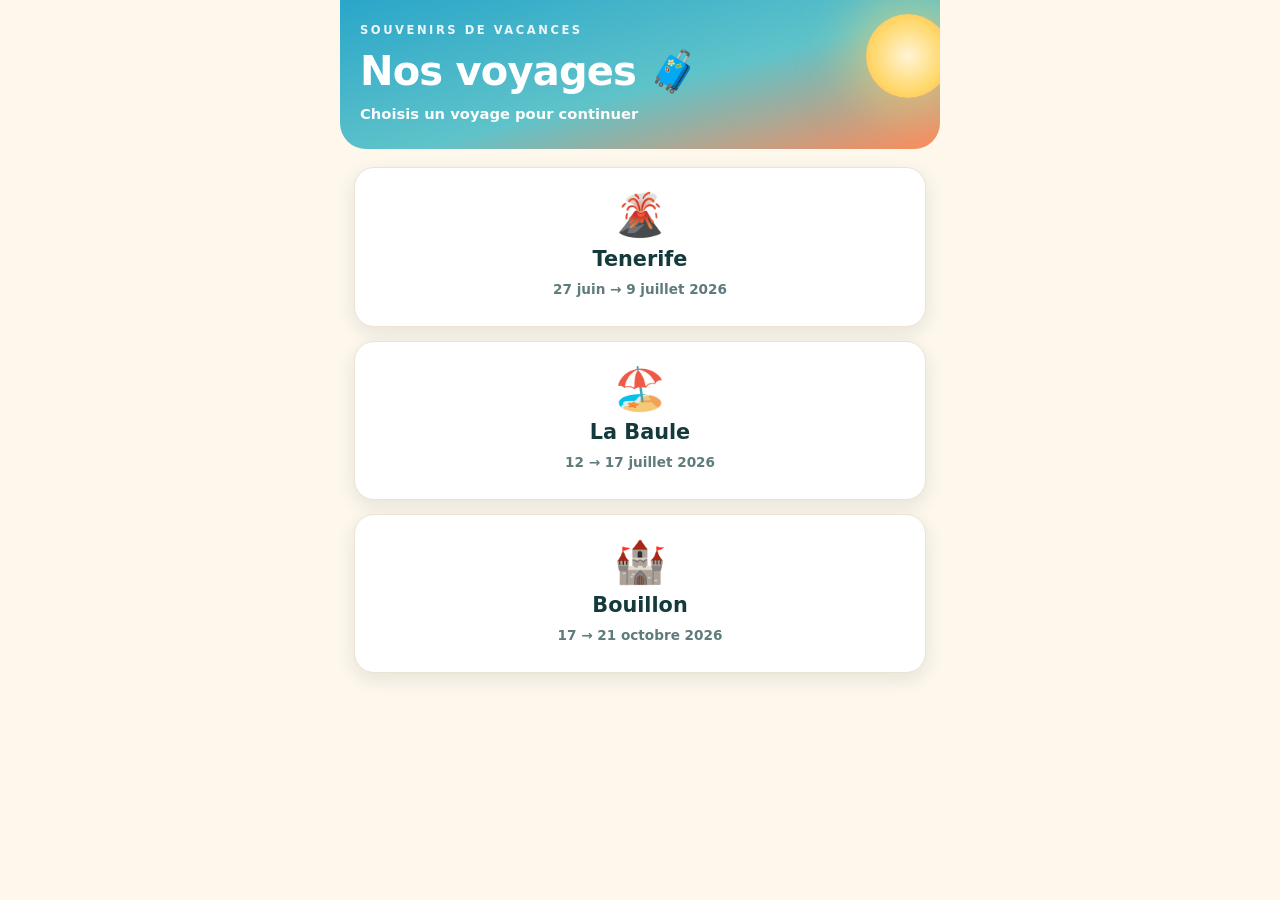
<file: site/index.html>
<!DOCTYPE html>
<html lang="fr">
<head>
<meta charset="UTF-8">
<meta name="viewport" content="width=device-width, initial-scale=1.0, viewport-fit=cover">
<title>Souvenirs de Vacances</title>
<meta name="description" content="Les souvenirs de vacances de la famille — choisis un voyage.">
<meta name="theme-color" content="#2AA6C9">
<link rel="manifest" href="manifest.webmanifest">
<meta name="apple-mobile-web-app-capable" content="yes">
<meta name="mobile-web-app-capable" content="yes">
<meta name="apple-mobile-web-app-status-bar-style" content="black-translucent">
<meta name="apple-mobile-web-app-title" content="Souvenirs">
<link rel="apple-touch-icon" href="icons/icon-180.png">
<link rel="icon" type="image/png" href="icons/icon-192.png">
<link rel="stylesheet" href="styles.css">
<script>
if("serviceWorker" in navigator){navigator.serviceWorker.getRegistrations().then(function(r){r.forEach(function(reg){reg.unregister()})});if(typeof caches!=="undefined"){caches.keys().then(function(k){k.forEach(function(n){caches.delete(n)})})}}
</script>
</head>
<body>
<div class="app">

  <header class="top">
    <div class="sun"></div>
    <div class="eyebrow">Souvenirs de Vacances</div>
    <h1>Nos voyages 🧳</h1>
    <div class="sub">Choisis un voyage pour continuer</div>
  </header>

  <div class="trip-picker">
    <a class="trip-card" href="tenerife/index.html">
      <span class="tc-emoji">🌋</span>
      <span class="tc-title">Tenerife</span>
      <span class="tc-dates">27 juin → 9 juillet 2026</span>
    </a>
    <a class="trip-card" href="labaule/index.html">
      <span class="tc-emoji">🏖️</span>
      <span class="tc-title">La Baule</span>
      <span class="tc-dates">12 → 17 juillet 2026</span>
    </a>
    <a class="trip-card" href="bouillon/index.html">
      <span class="tc-emoji">🏰</span>
      <span class="tc-title">Bouillon</span>
      <span class="tc-dates">17 → 21 octobre 2026</span>
    </a>
  </div>

</div>
</body>
</html>
</file>
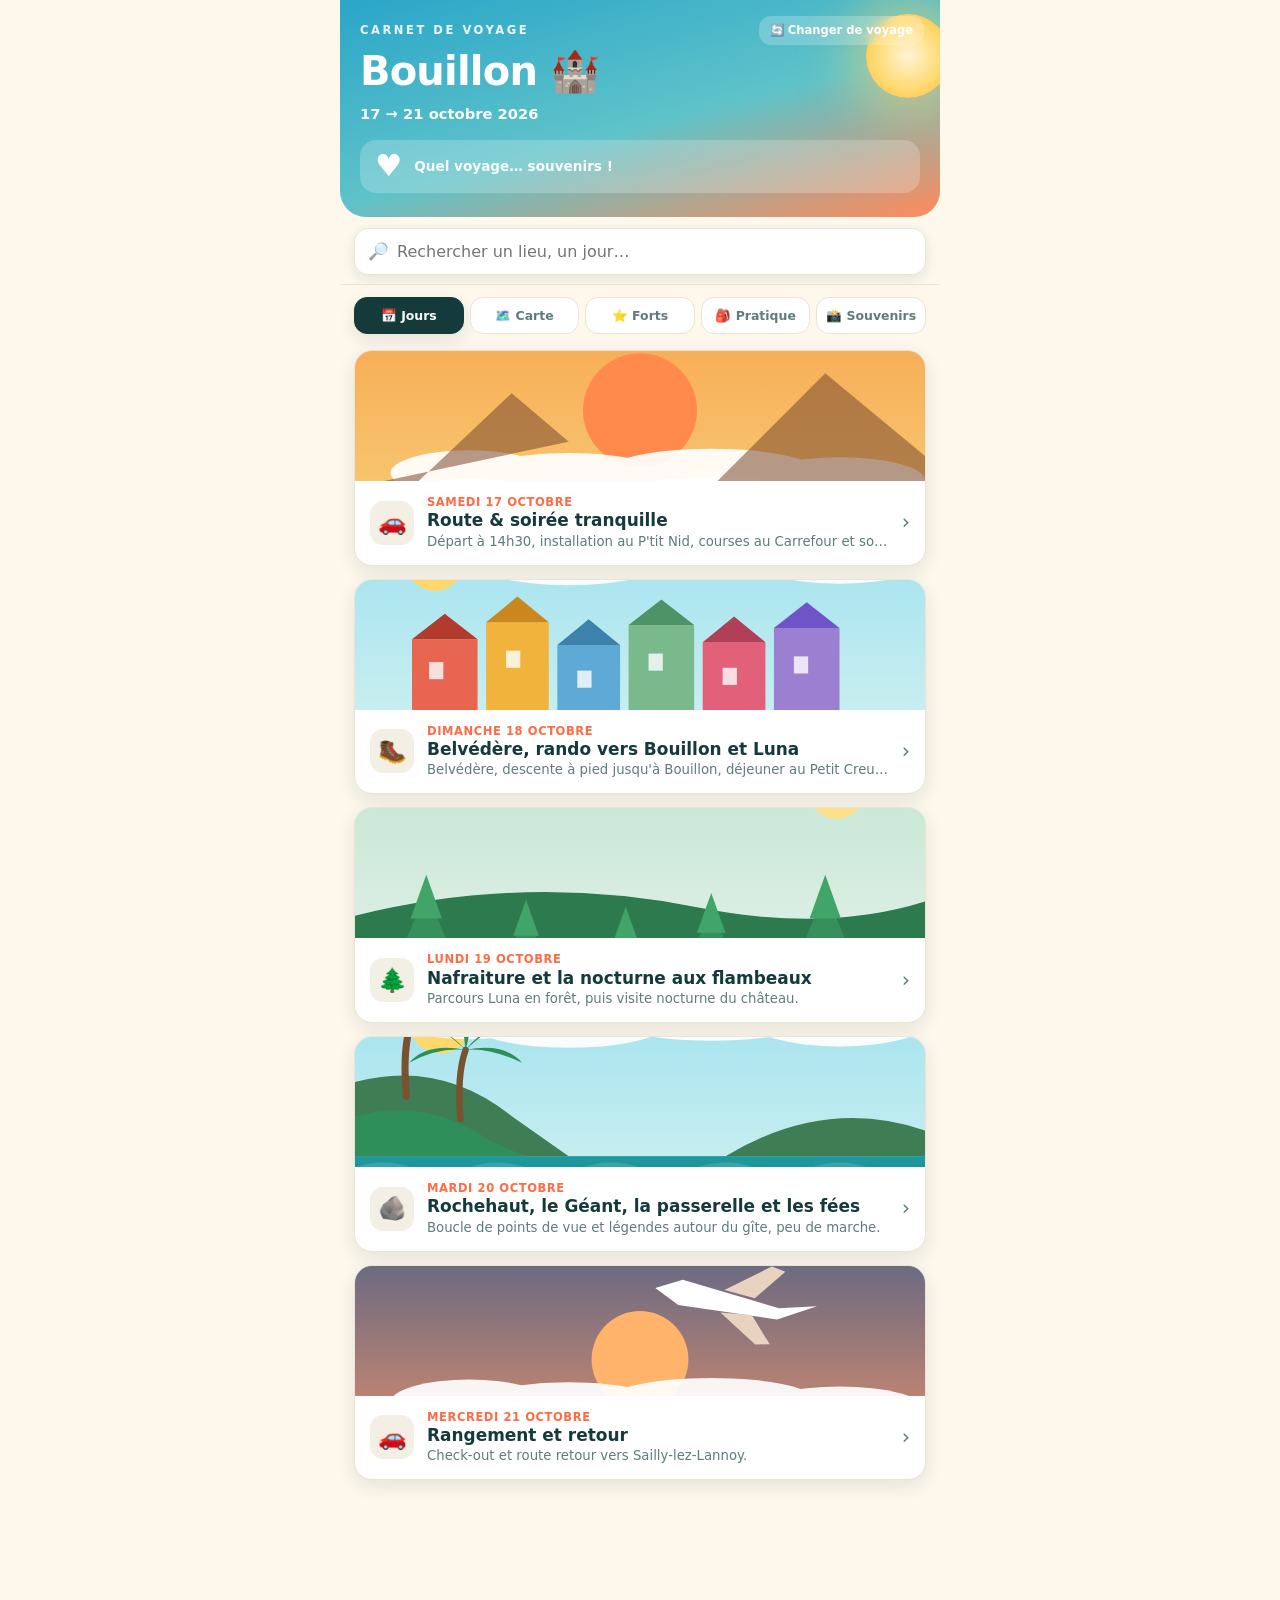
<file: site/bouillon/index.html>
<!DOCTYPE html>
<html lang="fr">
<head>
<meta charset="UTF-8">
<meta name="viewport" content="width=device-width, initial-scale=1.0, viewport-fit=cover">
<title>Bouillon 2026 — Souvenirs de Vacances</title>
<meta name="description" content="Le programme et les souvenirs de nos vacances à Bouillon.">
<meta name="theme-color" content="#2AA6C9">
<link rel="manifest" href="../manifest.webmanifest">
<meta name="apple-mobile-web-app-capable" content="yes">
<meta name="mobile-web-app-capable" content="yes">
<meta name="apple-mobile-web-app-status-bar-style" content="black-translucent">
<meta name="apple-mobile-web-app-title" content="Bouillon">
<link rel="apple-touch-icon" href="../icons/icon-180.png">
<link rel="icon" type="image/png" href="../icons/icon-192.png">
<link rel="stylesheet" href="../styles.css">
<script>
if("serviceWorker" in navigator){navigator.serviceWorker.getRegistrations().then(function(r){r.forEach(function(reg){reg.unregister()})});if(typeof caches!=="undefined"){caches.keys().then(function(k){k.forEach(function(n){caches.delete(n)})})}}
</script>
</head>
<body>
<div class="app">

  <header class="top">
    <div class="sun"></div>
    <a class="switch-trip" href="../index.html">🔄 Changer de voyage</a>
    <div class="eyebrow">Carnet de voyage</div>
    <h1>Bouillon 🏰</h1>
    <div class="sub" id="subtitle">17 → 21 octobre 2026</div>
    <div class="countdown"><div class="big" id="cd-num">–</div><div class="lab" id="cd-lab">…</div></div>
  </header>

  <div class="searchbar">
    <div class="field"><span class="ico">🔎</span>
      <input id="search" type="search" placeholder="Rechercher un lieu, un jour…" autocomplete="off" autocapitalize="off">
    </div>
    <div class="results" id="results"></div>
  </div>

  <nav class="tabs">
    <button class="tab active" data-v="jours">📅 Jours</button>
    <button class="tab" data-v="carte">🗺️ Carte</button>
    <button class="tab" data-v="forts">⭐ Forts</button>
    <button class="tab" data-v="pratique">🎒 Pratique</button>
    <button class="tab" data-v="souvenirs">📸 Souvenirs</button>
  </nav>

  <section class="view active" id="v-jours"></section>
  <section class="view" id="v-carte"></section>
  <section class="view" id="v-forts"></section>
  <section class="view" id="v-pratique"></section>
  <section class="view" id="v-souvenirs"></section>

</div>

<script src="data.js?v=1"></script>
<script src="../app.js?v=10"></script>
</body>
</html>
</file>
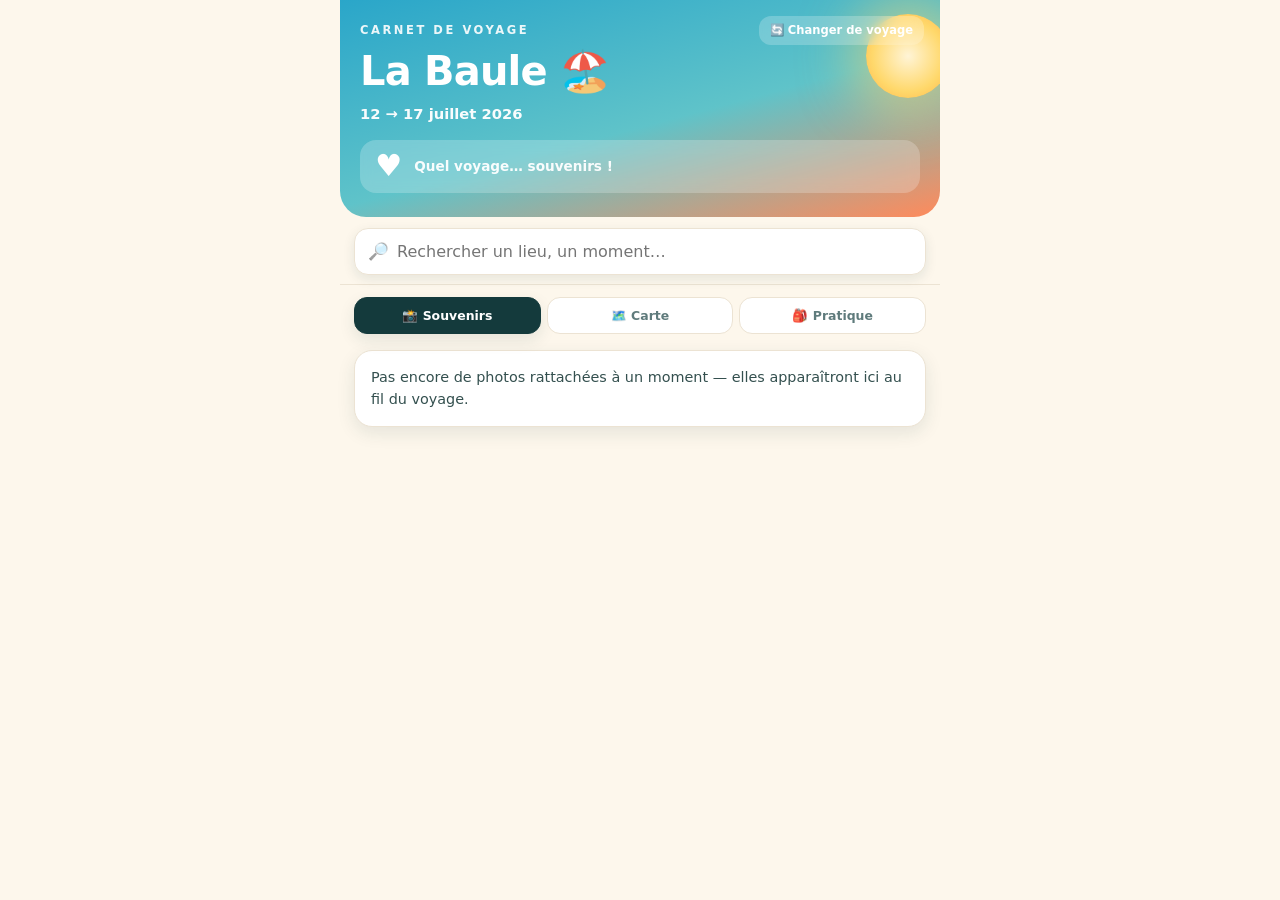
<file: site/labaule/index.html>
<!DOCTYPE html>
<html lang="fr">
<head>
<meta charset="UTF-8">
<meta name="viewport" content="width=device-width, initial-scale=1.0, viewport-fit=cover">
<title>La Baule 2026 — Souvenirs de Vacances</title>
<meta name="description" content="Les souvenirs de nos vacances à La Baule.">
<meta name="theme-color" content="#2AA6C9">
<link rel="manifest" href="../manifest.webmanifest">
<meta name="apple-mobile-web-app-capable" content="yes">
<meta name="mobile-web-app-capable" content="yes">
<meta name="apple-mobile-web-app-status-bar-style" content="black-translucent">
<meta name="apple-mobile-web-app-title" content="La Baule">
<link rel="apple-touch-icon" href="../icons/icon-180.png">
<link rel="icon" type="image/png" href="../icons/icon-192.png">
<link rel="stylesheet" href="../styles.css">
<script>
if("serviceWorker" in navigator){navigator.serviceWorker.getRegistrations().then(function(r){r.forEach(function(reg){reg.unregister()})});if(typeof caches!=="undefined"){caches.keys().then(function(k){k.forEach(function(n){caches.delete(n)})})}}
</script>
</head>
<body>
<div class="app">

  <header class="top">
    <div class="sun"></div>
    <a class="switch-trip" href="../index.html">🔄 Changer de voyage</a>
    <div class="eyebrow">Carnet de voyage</div>
    <h1>La Baule 🏖️</h1>
    <div class="sub" id="subtitle">12 → 17 juillet 2026</div>
    <div class="countdown"><div class="big" id="cd-num">–</div><div class="lab" id="cd-lab">…</div></div>
  </header>

  <div class="searchbar">
    <div class="field"><span class="ico">🔎</span>
      <input id="search" type="search" placeholder="Rechercher un lieu, un moment…" autocomplete="off" autocapitalize="off">
    </div>
    <div class="results" id="results"></div>
  </div>

  <nav class="tabs">
    <button class="tab active" data-v="souvenirs">📸 Souvenirs</button>
    <button class="tab" data-v="carte">🗺️ Carte</button>
    <button class="tab" data-v="pratique">🎒 Pratique</button>
  </nav>

  <section class="view active" id="v-souvenirs"></section>
  <section class="view" id="v-carte"></section>
  <section class="view" id="v-pratique"></section>

</div>

<script src="data.js?v=2"></script>
<script src="../app.js?v=10"></script>
</body>
</html>
</file>
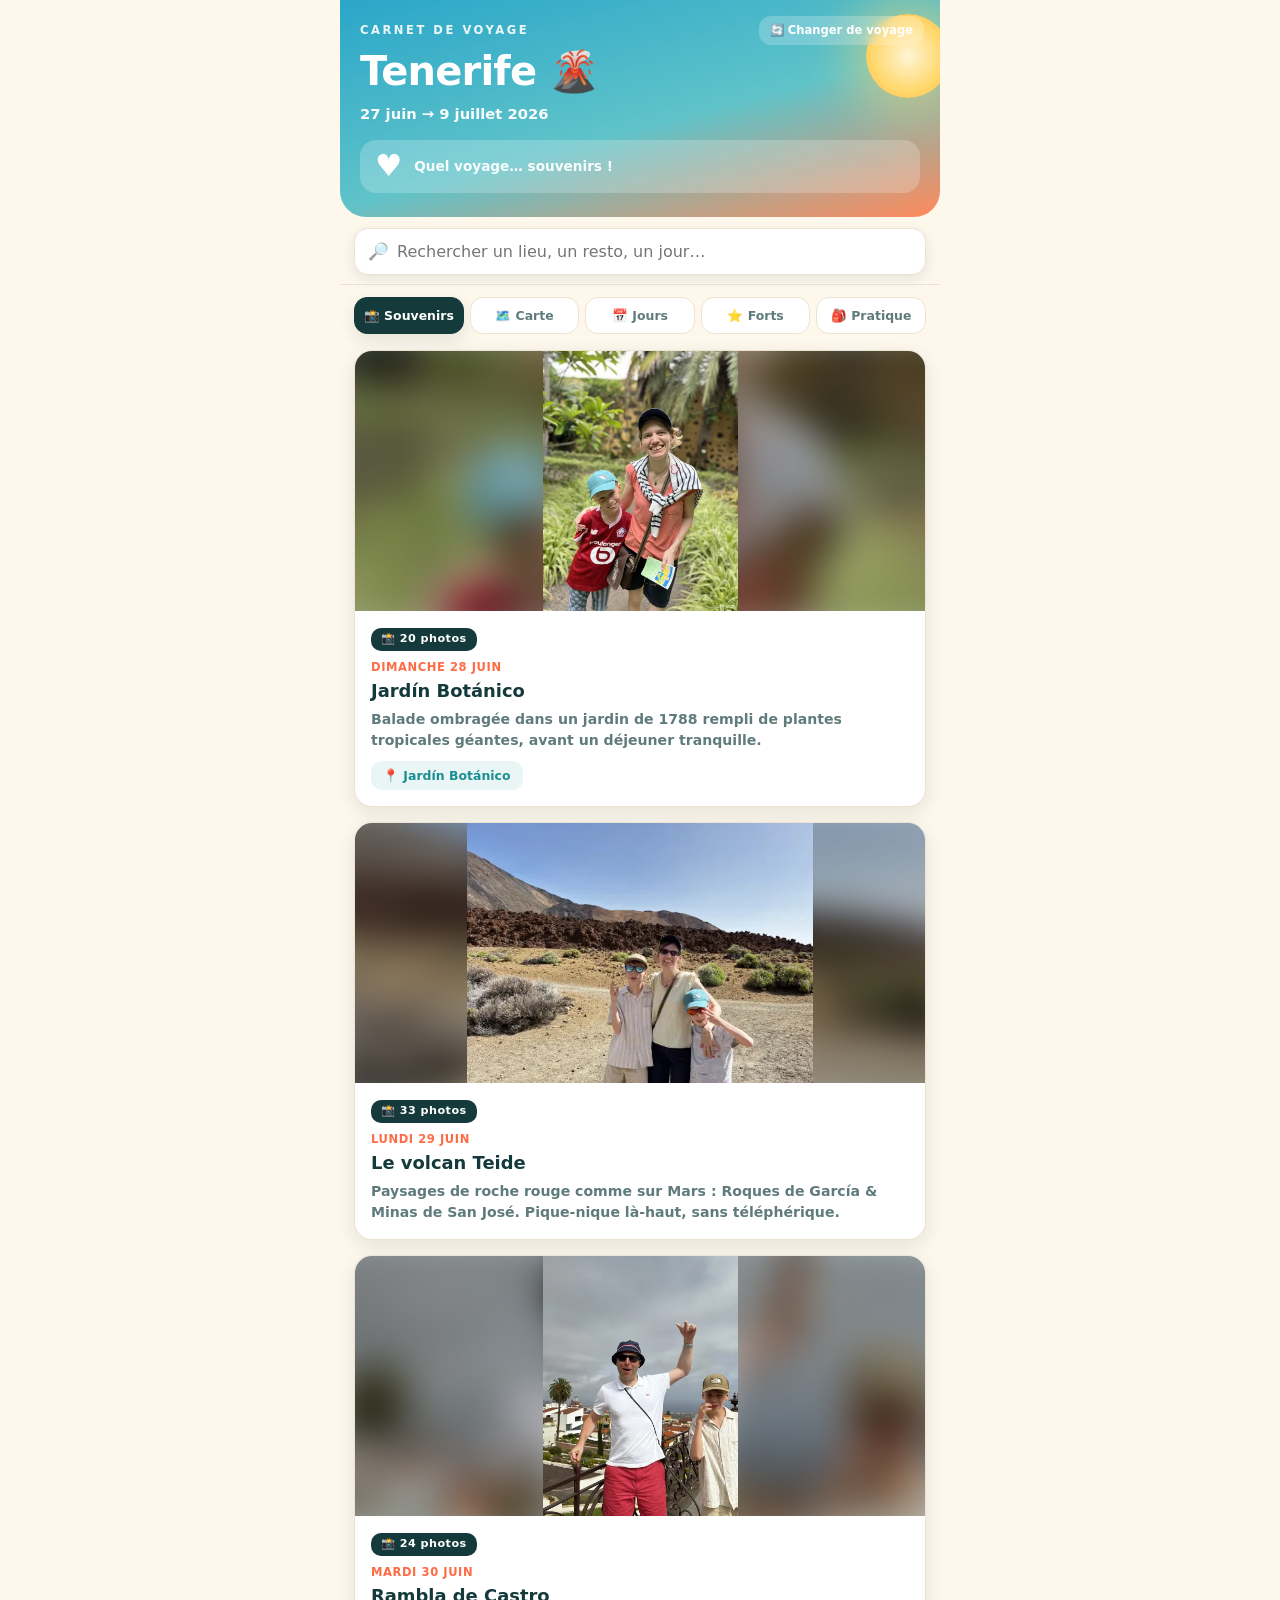
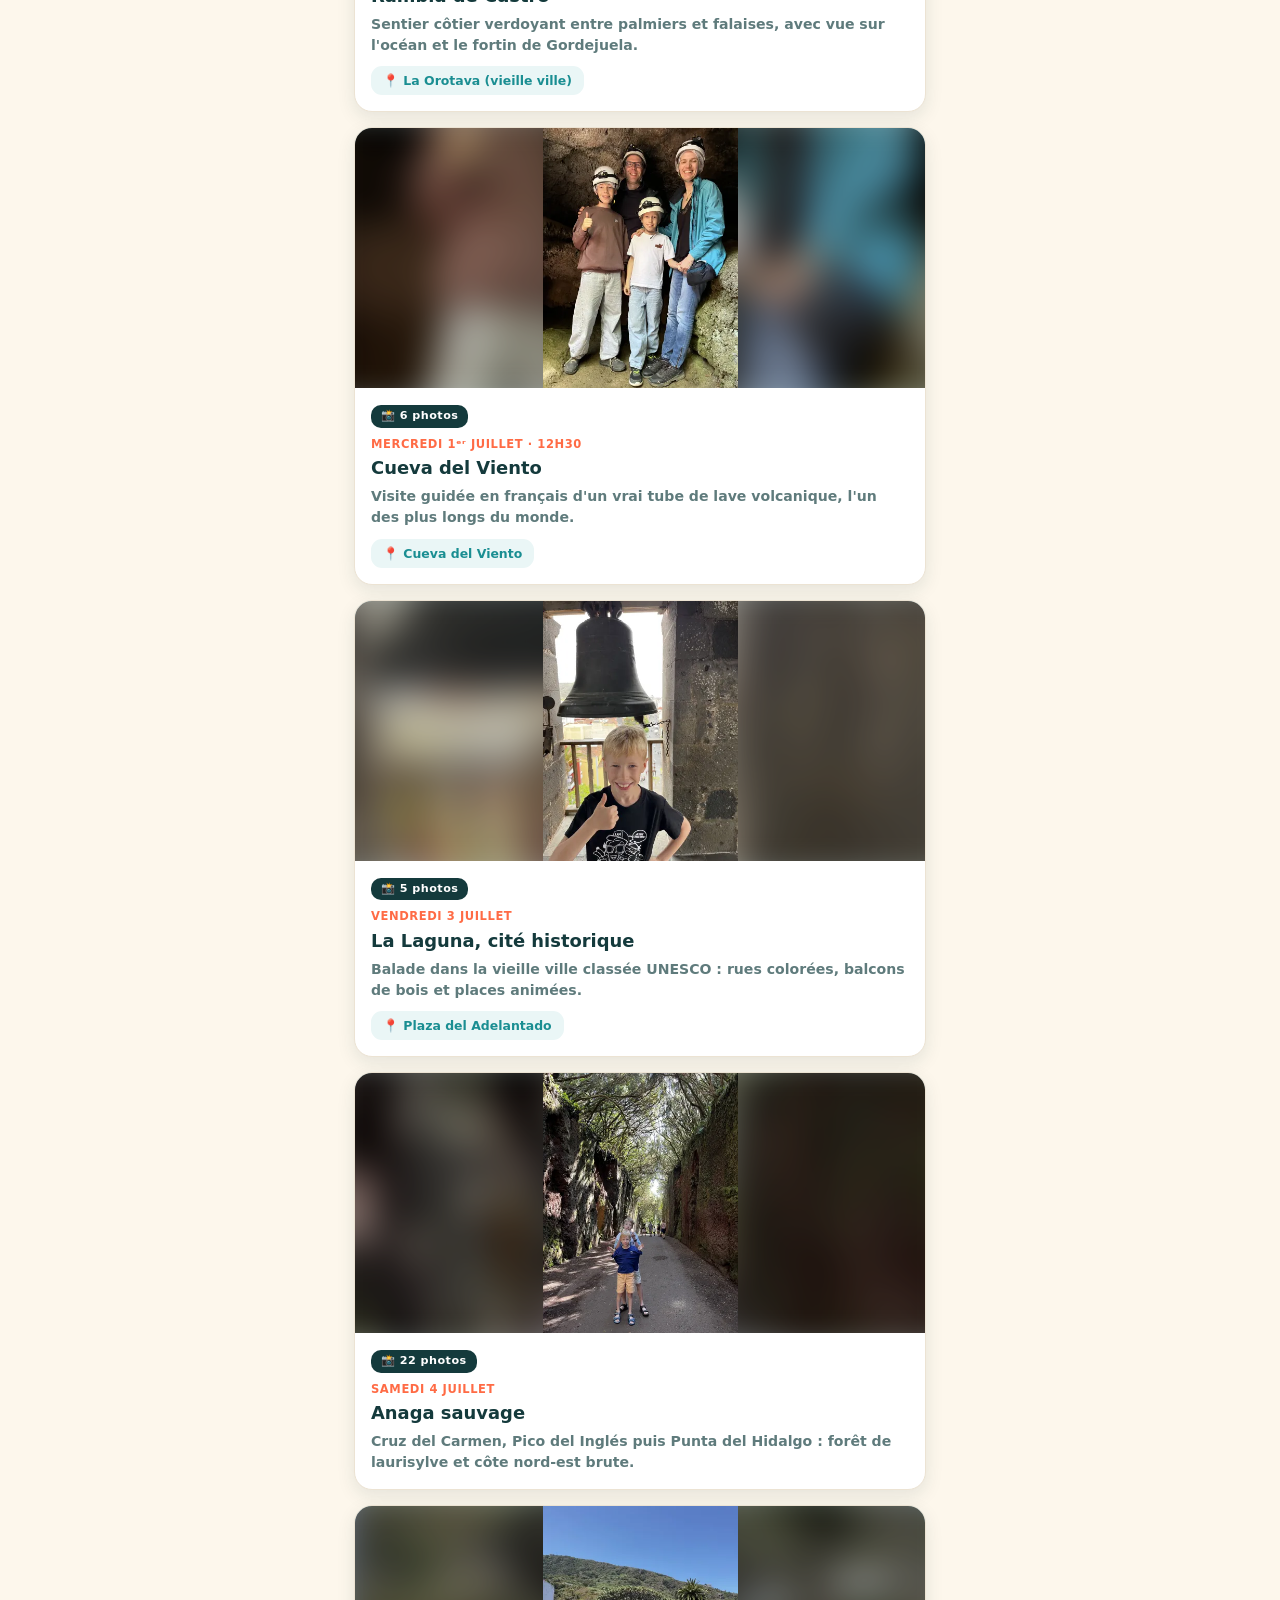
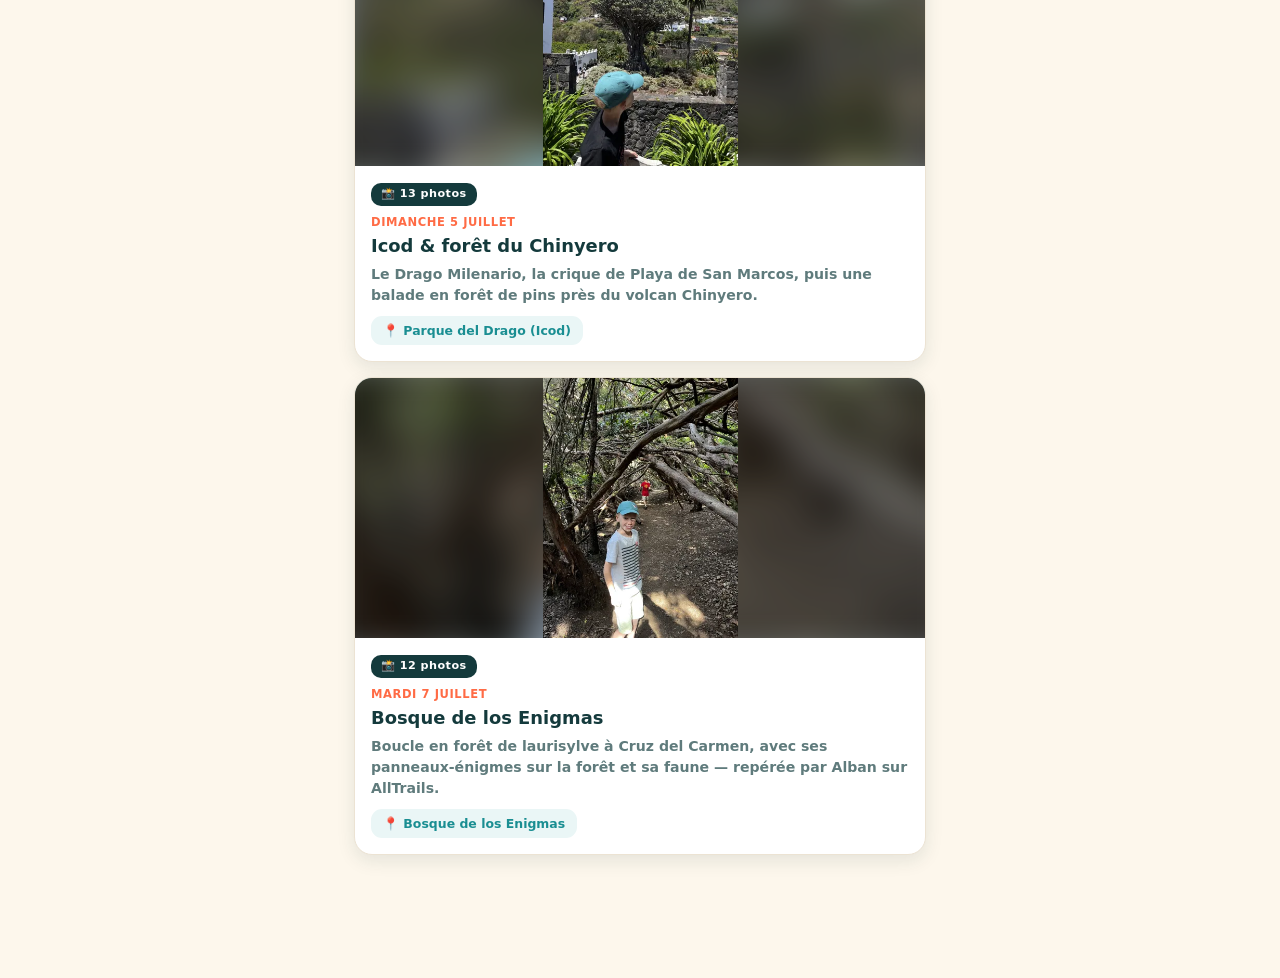
<file: site/tenerife/index.html>
<!DOCTYPE html>
<html lang="fr">
<head>
<meta charset="UTF-8">
<meta name="viewport" content="width=device-width, initial-scale=1.0, viewport-fit=cover">
<title>Tenerife 2026 — Souvenirs de Vacances</title>
<meta name="description" content="Le programme et les souvenirs de nos vacances à Tenerife.">
<meta name="theme-color" content="#2AA6C9">
<link rel="manifest" href="../manifest.webmanifest">
<meta name="apple-mobile-web-app-capable" content="yes">
<meta name="mobile-web-app-capable" content="yes">
<meta name="apple-mobile-web-app-status-bar-style" content="black-translucent">
<meta name="apple-mobile-web-app-title" content="Tenerife">
<link rel="apple-touch-icon" href="../icons/icon-180.png">
<link rel="icon" type="image/png" href="../icons/icon-192.png">
<link rel="stylesheet" href="../styles.css">
<script>
if("serviceWorker" in navigator){navigator.serviceWorker.getRegistrations().then(function(r){r.forEach(function(reg){reg.unregister()})});if(typeof caches!=="undefined"){caches.keys().then(function(k){k.forEach(function(n){caches.delete(n)})})}}
</script>
</head>
<body>
<div class="app">

  <header class="top">
    <div class="sun"></div>
    <a class="switch-trip" href="../index.html">🔄 Changer de voyage</a>
    <div class="eyebrow">Carnet de voyage</div>
    <h1>Tenerife 🌋</h1>
    <div class="sub" id="subtitle">27 juin → 9 juillet 2026</div>
    <div class="countdown"><div class="big" id="cd-num">–</div><div class="lab" id="cd-lab">…</div></div>
  </header>

  <div class="searchbar">
    <div class="field"><span class="ico">🔎</span>
      <input id="search" type="search" placeholder="Rechercher un lieu, un resto, un jour…" autocomplete="off" autocapitalize="off">
    </div>
    <div class="results" id="results"></div>
  </div>

  <nav class="tabs">
    <button class="tab active" data-v="souvenirs">📸 Souvenirs</button>
    <button class="tab" data-v="carte">🗺️ Carte</button>
    <button class="tab" data-v="jours">📅 Jours</button>
    <button class="tab" data-v="forts">⭐ Forts</button>
    <button class="tab" data-v="pratique">🎒 Pratique</button>
  </nav>

  <section class="view active" id="v-souvenirs"></section>
  <section class="view" id="v-carte"></section>
  <section class="view" id="v-jours"></section>
  <section class="view" id="v-forts"></section>
  <section class="view" id="v-pratique"></section>

</div>

<script src="data.js?v=10"></script>
<script src="../app.js?v=10"></script>
</body>
</html>
</file>
<file: site/styles.css>
:root{
  --sand:#FDF7EC; --card:#FFFFFF; --ink:#143A3C; --muted:#5F7B7C;
  --teal:#1A8E92; --coral:#FF6B45; --gold:#F4A93B; --palm:#2F8F5B;
  --line:#ECE3D3; --shadow:rgba(20,58,60,.10);
  --st:env(safe-area-inset-top,0px); --sb:env(safe-area-inset-bottom,0px);
}
*{box-sizing:border-box;margin:0;padding:0;-webkit-tap-highlight-color:transparent}
html,body{background:var(--sand);color:var(--ink);
  font-family:-apple-system,BlinkMacSystemFont,"Segoe UI",Roboto,system-ui,sans-serif;
  line-height:1.5;-webkit-font-smoothing:antialiased;-webkit-text-size-adjust:100%}
body{padding-bottom:calc(80px + var(--sb))}
.app{max-width:600px;margin:0 auto}
img{display:block;max-width:100%}

/* header */
.top{background:linear-gradient(165deg,#2AA6C9,#5FC3C9 55%,#FF8A5B);color:#fff;
  padding:calc(var(--st) + 22px) 20px 24px;border-radius:0 0 26px 26px;position:relative;overflow:hidden}
.top .sun{position:absolute;top:14px;right:-10px;width:84px;height:84px;border-radius:50%;
  background:radial-gradient(circle,#FFF4D6,#FFD86B 60%,#FFB347);box-shadow:0 0 50px 16px rgba(255,216,107,.5)}
.top .eyebrow{font-size:.72rem;font-weight:800;letter-spacing:.22em;text-transform:uppercase;opacity:.9}
.top h1{font-size:2.5rem;font-weight:800;letter-spacing:-.02em;margin:2px 0}
.top .sub{font-weight:700;opacity:.97;font-size:.92rem}
.countdown{margin-top:15px;background:rgba(255,255,255,.22);-webkit-backdrop-filter:blur(6px);backdrop-filter:blur(6px);
  border-radius:16px;padding:11px 15px;display:flex;align-items:center;gap:12px}
.countdown .big{font-size:1.9rem;font-weight:800;line-height:1}
.countdown .lab{font-size:.85rem;font-weight:700;opacity:.95}
.switch-trip{position:absolute;top:calc(var(--st) + 16px);right:16px;z-index:1;
  background:rgba(255,255,255,.22);-webkit-backdrop-filter:blur(6px);backdrop-filter:blur(6px);
  color:#fff;text-decoration:none;font-size:.72rem;font-weight:800;padding:6px 11px;border-radius:12px}

/* sélecteur de voyage (page d'accueil) */
.trip-picker{padding:18px 14px 28px;display:flex;flex-direction:column;gap:14px}
.trip-card{display:flex;flex-direction:column;align-items:center;gap:4px;text-align:center;
  background:var(--card);border:1px solid var(--line);border-radius:20px;padding:26px 18px;
  text-decoration:none;color:var(--ink);box-shadow:0 6px 18px var(--shadow)}
.trip-card:active{background:#F3EFE4}
.tc-emoji{font-size:2.6rem;line-height:1}
.tc-title{font-size:1.3rem;font-weight:800;margin-top:4px}
.tc-dates{font-size:.85rem;font-weight:700;color:var(--muted)}

/* search */
.searchbar{position:sticky;top:0;z-index:20;background:rgba(253,247,236,.95);-webkit-backdrop-filter:blur(10px);backdrop-filter:blur(10px);
  padding:11px 14px 9px;border-bottom:1px solid var(--line)}
.searchbar .field{display:flex;align-items:center;gap:8px;background:var(--card);border:1px solid var(--line);
  border-radius:14px;padding:10px 13px;box-shadow:0 4px 12px var(--shadow)}
.searchbar input{border:none;outline:none;flex:1;font-size:1rem;background:transparent;color:var(--ink);font-family:inherit}
.searchbar .ico{font-size:1.05rem;opacity:.6}
.results{display:none;margin-top:8px;background:var(--card);border:1px solid var(--line);border-radius:14px;
  overflow:hidden;box-shadow:0 8px 22px var(--shadow);max-height:50vh;overflow-y:auto}
.results.show{display:block}
.ritem{display:block;width:100%;text-align:left;background:none;border:none;border-bottom:1px solid var(--line);
  padding:11px 13px;font-size:.92rem;font-weight:600;color:var(--ink);cursor:pointer;font-family:inherit}
.ritem:last-child{border-bottom:none}
.rtag{display:inline-block;font-size:.66rem;font-weight:800;text-transform:uppercase;letter-spacing:.05em;
  color:#fff;background:var(--teal);padding:2px 7px;border-radius:10px;margin-right:6px}
.rnone{padding:13px;color:var(--muted);font-weight:600;font-size:.9rem}

/* tabs */
.tabs{display:flex;gap:6px;padding:12px 14px 4px}
.tab{flex:1;text-align:center;padding:10px 2px;border-radius:13px;font-weight:800;font-size:.78rem;
  color:var(--muted);background:var(--card);border:1px solid var(--line);cursor:pointer;font-family:inherit}
.tab.active{background:var(--ink);color:#fff;border-color:var(--ink);box-shadow:0 6px 16px var(--shadow)}

.view{padding:12px 14px 28px;display:none}
.view.active{display:block;animation:fade .3s ease}
@keyframes fade{from{opacity:0;transform:translateY(8px)}to{opacity:1;transform:none}}

/* day cards */
.day{background:var(--card);border:1px solid var(--line);border-radius:18px;margin-bottom:13px;
  box-shadow:0 6px 18px var(--shadow);overflow:hidden;scroll-margin-top:74px}
.illu{height:130px;overflow:hidden;background:#cfeaee}
.illu svg,.illu img{width:100%;height:130px;object-fit:cover}
.dhead{display:flex;align-items:center;gap:13px;padding:13px 15px;cursor:pointer}
.demoji{width:44px;height:44px;flex:0 0 44px;border-radius:13px;display:flex;align-items:center;justify-content:center;
  font-size:1.45rem;background:#F3EFE4}
.dinfo{flex:1;min-width:0}
.dmeta{font-size:.72rem;font-weight:800;letter-spacing:.05em;text-transform:uppercase;color:var(--coral)}
.dtitle{font-size:1.06rem;font-weight:800;line-height:1.15}
.dsum{font-size:.83rem;color:var(--muted);margin-top:1px;overflow:hidden;text-overflow:ellipsis;white-space:nowrap}
.chev{flex:0 0 auto;color:var(--muted);font-size:1.3rem;transition:transform .25s}
.day.open .chev{transform:rotate(90deg)}
.dbody{max-height:0;overflow:hidden;transition:max-height .45s ease}
.day.open .dbody{max-height:3000px}
.dbody-inner{padding:0 15px 16px}
.dobj{font-size:.92rem;color:#34504f;font-weight:600;background:#F3EFE4;border-radius:12px;padding:9px 12px;margin:2px 0 12px}
.badge-resa{display:inline-flex;align-items:center;gap:6px;background:#FFE2D8;color:#C53A1A;
  font-weight:800;font-size:.78rem;padding:6px 11px;border-radius:20px;margin-bottom:12px}
.sched{border-left:2px dashed var(--teal);margin:4px 0 2px 6px;padding-left:14px}
.slot{position:relative;padding:0 0 11px}
.slot::before{content:"";position:absolute;left:-21px;top:5px;width:9px;height:9px;border-radius:50%;background:var(--teal);border:2px solid #fff}
.slot .t{font-weight:800;font-size:.78rem;color:var(--teal)}
.slot .x{font-size:.92rem}
.slot .xi{font-size:.8rem;color:#5b7c79;font-style:italic;line-height:1.35;max-height:0;overflow:hidden;transition:max-height .3s ease,margin .3s ease;margin:0}
.slot .xi.show{max-height:600px;margin-top:4px}
.xi-toggle{background:none;border:none;cursor:pointer;font-size:.82rem;padding:0 2px;vertical-align:middle;opacity:.7;transition:opacity .2s}
.xi-toggle:hover,.xi-toggle:active{opacity:1}
.info-row{display:flex;gap:8px;margin-top:12px}
.pill{background:#F3EFE4;border-radius:14px;padding:11px 13px;flex:1}
.pill .k{font-size:.68rem;font-weight:800;letter-spacing:.06em;text-transform:uppercase;color:var(--muted)}
.pill .v{font-weight:700;font-size:.9rem;margin-top:2px}
.pill .v small{display:block;font-weight:600;color:var(--muted);font-size:.78rem;margin-top:2px}
.notes{margin-top:12px}
.notes .nh{font-size:.72rem;font-weight:800;letter-spacing:.08em;text-transform:uppercase;color:var(--coral);margin-bottom:6px}
.notes ul{list-style:none}
.notes li{font-size:.87rem;padding-left:20px;position:relative;margin-bottom:5px;color:#34504f}
.notes li::before{content:"•";position:absolute;left:6px;color:var(--gold);font-weight:900}
.opt{background:#EEF7F2;border:1px solid #D4EBDF;border-radius:14px;padding:11px 13px;margin-top:8px;font-size:.87rem}
.opt b{color:var(--palm)}
.addr{background:#F3EFE4;border:1px solid var(--line);border-radius:14px;margin-top:8px;overflow:hidden}
.addr-info{width:100%;display:flex;align-items:center;gap:9px;background:none;border:none;
  text-align:left;cursor:pointer;font-family:inherit;padding:10px 12px}
.addr-pin{font-size:1.05rem;flex:0 0 auto}
.addr-txt{flex:1;min-width:0;line-height:1.25}
.addr-txt b{display:block;font-size:.92rem;color:var(--ink)}
.addr-txt small{display:block;font-size:.78rem;color:var(--muted);overflow:hidden;text-overflow:ellipsis;white-space:nowrap}
.addr-txt .addr-hours{display:block;font-size:.76rem;font-weight:700;color:#9A6A12;white-space:normal;overflow:visible;margin-top:2px}
.addr-chev{flex:0 0 auto;color:var(--muted);font-size:1.1rem;transition:transform .2s}
.addr.open .addr-chev{transform:rotate(90deg)}
.addr-detail{max-height:0;overflow:hidden;transition:max-height .35s ease;padding:0 12px}
.addr.open .addr-detail{max-height:320px;padding:0 12px 11px}
.addr-detail p{font-size:.85rem;color:#34504f;margin-top:2px}
.addr-h{font-weight:700;color:var(--ink)}
.addr-actions{display:flex;gap:7px;margin-top:9px;flex-wrap:wrap}
.da{flex:1;min-width:84px;text-align:center;text-decoration:none;font-size:.8rem;font-weight:800;
  padding:9px 8px;border-radius:11px;color:#fff}
.da.go{background:var(--teal)} .da.go:active{background:#0E6F73}
.da.see{background:#5B7BB0} .da.see:active{background:#445E8C}
.da.call{background:var(--palm)} .da.call:active{background:#246E47}
.da.trail{background:var(--gold)} .da.trail:active{background:#C98523}

/* contacts urgence */
.contact{background:#FFF3EE;border:1px solid #FAD9CC;border-radius:14px;padding:11px 13px;margin-top:8px}
.contact .c-txt b{display:block;font-size:.95rem;color:var(--ink)}
.contact .c-txt small{display:block;font-size:.78rem;color:var(--muted);margin-top:1px}
.c-acts{display:flex;gap:7px;margin-top:9px;flex-wrap:wrap}

/* checklist */
.chklist{display:flex;flex-direction:column;gap:2px}
.chk{display:flex;align-items:flex-start;gap:10px;padding:7px 2px;font-size:.9rem;cursor:pointer}
.chk input{width:20px;height:20px;flex:0 0 auto;accent-color:var(--teal);margin-top:1px}
.chk input:checked + span{color:var(--muted);text-decoration:line-through}

/* today */
.today-badge{background:var(--coral);color:#fff;padding:1px 8px;border-radius:10px;font-size:.66rem;letter-spacing:.04em}
.day.is-today{box-shadow:0 0 0 2px var(--coral),0 6px 18px var(--shadow)}

/* carte */
.mapcap{background:var(--card);border:1px solid var(--line);border-radius:14px;padding:11px 13px;font-size:.88rem;
  color:#34504f;box-shadow:0 6px 18px var(--shadow);min-height:46px}
.mapcap b{color:var(--ink)} .mapcap small{color:var(--muted)}
.capbtns{display:flex;gap:8px;margin-top:9px}
.capbtns a{flex:1;text-align:center;text-decoration:none;font-size:.82rem;font-weight:800;color:#fff;background:var(--teal);padding:9px;border-radius:11px}
.capbtns a:last-child{background:#5B7BB0}
.mapwrap{margin:12px 0;background:linear-gradient(180deg,#CFEAF0,#EAF6F4);border:1px solid var(--line);border-radius:16px;overflow:hidden}
.mapsvg{display:block;width:100%;height:auto}
.island{fill:#BFE0C8;stroke:#7FBF94;stroke-width:1.5}
.teide-mk{fill:#C56B3E;stroke:#fff;stroke-width:1}
.mdot{fill:var(--coral);stroke:#fff;stroke-width:1.6;cursor:pointer}
.mdot.on{fill:var(--gold);r:7.5;stroke-width:2}
.maplist{display:grid;grid-template-columns:1fr 1fr;gap:7px}
.mli{text-align:left;background:var(--card);border:1px solid var(--line);border-radius:12px;padding:9px 10px;
  font-size:.82rem;font-weight:700;color:var(--ink);cursor:pointer;font-family:inherit;overflow:hidden;text-overflow:ellipsis;white-space:nowrap}
.mli:active{background:#F3EFE4}

/* highlights */
.hcard{border-radius:20px;color:#fff;margin-bottom:13px;box-shadow:0 10px 24px var(--shadow);position:relative;overflow:hidden}
.hillu{height:120px;overflow:hidden}
.hillu svg{width:100%;height:120px;object-fit:cover;display:block}
.hbody{padding:15px 18px 18px}
.hcard .e{position:absolute;top:12px;right:14px;font-size:1.85rem;background:rgba(255,255,255,.92);
  width:48px;height:48px;border-radius:14px;display:flex;align-items:center;justify-content:center;
  box-shadow:0 5px 12px rgba(0,0,0,.18);z-index:2}
.hcard .w{font-weight:800;font-size:.72rem;letter-spacing:.06em;text-transform:uppercase;background:rgba(255,255,255,.25);padding:4px 11px;border-radius:18px;display:inline-block;margin-bottom:9px}
.hcard h3{font-size:1.26rem;font-weight:800;margin-bottom:4px}
.hcard p{font-size:.92rem;font-weight:600;opacity:.97}
.hcard ul{margin-top:10px;list-style:none}
.hcard li{font-size:.85rem;font-weight:600;padding-left:18px;position:relative;margin-top:4px}
.hcard li::before{content:"✓";position:absolute;left:0;font-weight:900}
.h-coral{background:linear-gradient(135deg,#FF6B45,#E14A2A)}
.h-teal{background:linear-gradient(135deg,#1A8E92,#0E6F73)}
.h-gold{background:linear-gradient(135deg,#F4A93B,#E07D1F)}
.h-violet{background:linear-gradient(135deg,#7A5BD6,#5B3FB0)}
.h-palm{background:linear-gradient(135deg,#2F8F5B,#1F6E44)}

/* souvenirs (moments illustrés par des photos) */
.moment{background:var(--card);border:1px solid var(--line);border-radius:18px;margin-bottom:15px;
  box-shadow:0 6px 18px var(--shadow);overflow:hidden;cursor:pointer}
.momhero{height:260px;overflow:hidden;background:#cfeaee;position:relative}
.momheroblur{position:absolute;inset:-10px;background-size:cover;background-position:center;
  filter:blur(18px) brightness(.75);transform:scale(1.1)}
.momhero img{position:relative;width:100%;height:260px;object-fit:contain;display:block;z-index:1}
.mombody{padding:14px 16px 16px}
.mcount{display:inline-block;font-size:.7rem;font-weight:800;letter-spacing:.04em;color:#fff;
  background:var(--ink);padding:3px 10px;border-radius:10px;margin-bottom:8px}
.mwhen{font-size:.72rem;font-weight:800;letter-spacing:.05em;text-transform:uppercase;color:var(--coral)}
.moment h3{font-size:1.12rem;font-weight:800;margin:2px 0 4px}
.moment p{font-size:.88rem;color:var(--muted);font-weight:600}
.mplace{margin-top:10px;font-size:.78rem;font-weight:800;color:var(--teal);background:#EAF6F6;
  border:none;border-radius:11px;padding:7px 12px;cursor:pointer;font-family:inherit}

/* lightbox plein écran */
.lightbox{display:none;position:fixed;inset:0;background:rgba(10,20,20,.94);z-index:100;
  flex-direction:column;-webkit-backdrop-filter:blur(2px);backdrop-filter:blur(2px)}
.lightbox.open{display:flex}
.lbtop{display:flex;align-items:center;justify-content:space-between;gap:10px;
  padding:calc(var(--st) + 12px) 14px 10px;color:#fff}
.lbtitle{font-size:.85rem;font-weight:800;flex:1;min-width:0;overflow:hidden;text-overflow:ellipsis;white-space:nowrap}
.lbclose{flex:0 0 auto;width:34px;height:34px;border-radius:50%;border:none;background:rgba(255,255,255,.15);
  color:#fff;font-size:1.1rem;cursor:pointer}
.lbmain{flex:1;position:relative;display:flex;align-items:center;justify-content:center;min-height:0;overflow:hidden}
.lbimg{max-width:100%;max-height:100%;object-fit:contain;display:block}
.lbnav{position:absolute;top:0;bottom:0;width:56px;border:none;background:transparent;color:#fff;
  font-size:2.2rem;font-weight:800;cursor:pointer;opacity:.75}
.lbnav:active{opacity:1}
.lbprev{left:0} .lbnext{right:0}
.lbfoot{padding:12px 16px calc(var(--sb) + 14px);color:#fff;display:flex;align-items:center;
  justify-content:space-between;gap:10px;flex-wrap:wrap}
.lbcap{font-size:.82rem;font-weight:700;opacity:.9}
.lbmap{border:none;background:rgba(255,255,255,.16);color:#fff;font-weight:800;font-size:.78rem;
  padding:8px 13px;border-radius:11px;cursor:pointer;font-family:inherit}

/* practical */
.panel{background:var(--card);border:1px solid var(--line);border-radius:18px;padding:16px;margin-bottom:13px;box-shadow:0 6px 18px var(--shadow)}
.panel h3{font-size:1.05rem;font-weight:800;margin-bottom:10px}
.kv{display:flex;justify-content:space-between;gap:12px;padding:7px 0;border-bottom:1px solid var(--line);font-size:.9rem}
.kv:last-child{border-bottom:none}
.kv .k{color:var(--muted);font-weight:700}
.kv .v{font-weight:700;text-align:right}
.ptext{font-size:.9rem;color:#34504f}
.panel ul{list-style:none}
.panel li{font-size:.9rem;padding-left:22px;position:relative;margin-bottom:7px}
.panel li::before{content:"✓";position:absolute;left:0;color:var(--palm);font-weight:900}
.warn li::before{content:"!";color:var(--coral)}
.foot{text-align:center;color:var(--muted);font-size:.8rem;font-weight:700;padding:14px 0 4px}

@media(prefers-reduced-motion:reduce){*{animation:none!important;transition:none!important}}
</file>
